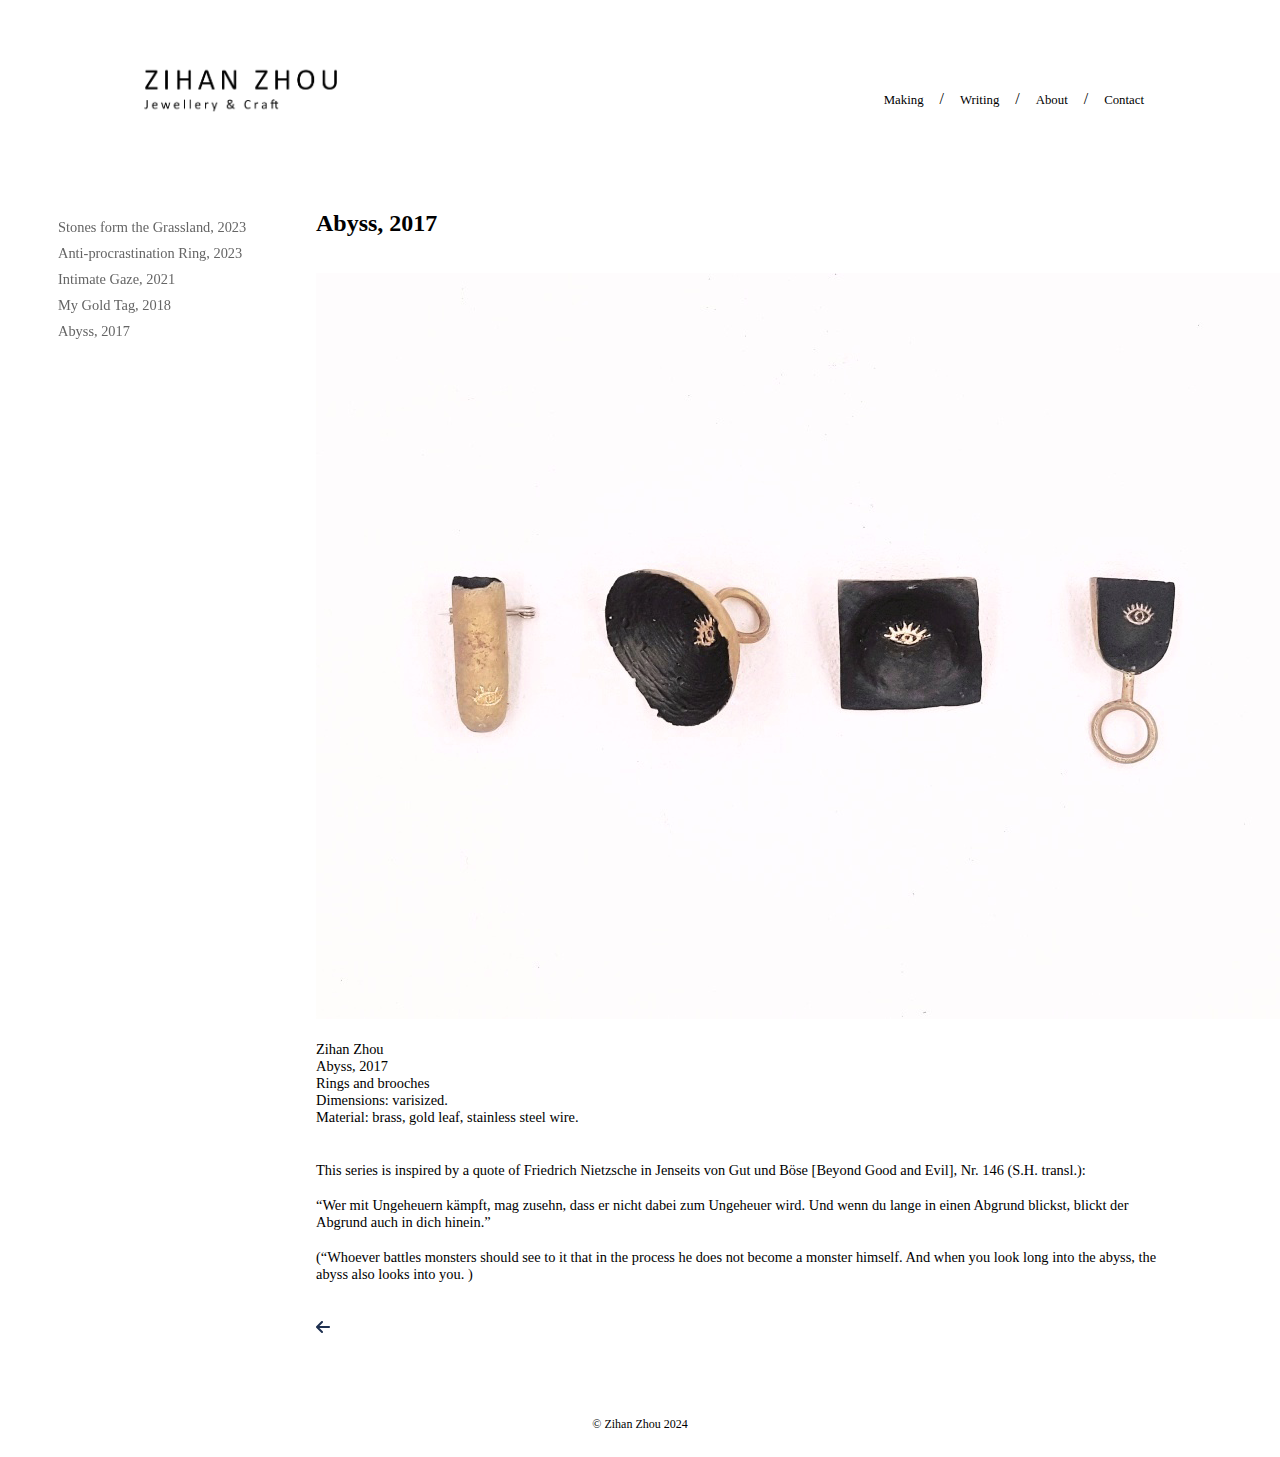
<file: making-abyss.html>
<!DOCTYPE html>
<html lang="en">
<head>
    <meta charset="UTF-8">
    <link rel="shortcut icon" type="x-icon" href="images/zzicon.png">
    <meta name="viewport" content="width=device-width, initial-scale=1.0">
    <title>Making</title>
    <link rel="stylesheet" href="making.css">
</head>
<body>
    <header>
        <div class="logo-part">
            <a href="index.html">
                <image src="images/zztextlogoblack.png" class="logo">
            </a>
        </div>
        <div class="nav-part">
            <input type="checkbox" id="nav-toggle" class="nav-toggle">
            <nav>
                <ul>
                    <li><a href="making-menu.html">Making</a></li>
                    <li class="slash">/</li>
                    <li><a href="writing.html">Writing</a></li>
                    <li class="slash">/</li>
                    <li><a href="about.html">About</a></li>
                    <li class="slash">/</li>
                    <li><a href="contact.html">Contact</a></li>
                </ul>
            </nav>
            <label for="nav-toggle" class="nav-toggle-label">
                <span></span>
            </label>
        </div>
    </header>
    <div class="headerbackground"></div>

    <div class="body-container">
        <div class="left-part">
            <ul class="menu">
                <li><a href="making-stones.html">Stones form the Grassland, 2023</a></li>
                <li><a href="making-apring.html">Anti-procrastination Ring, 2023</a></li>
                <li><a href="making-intimate.html">Intimate Gaze, 2021</a></li>
                <li><a href="making-gold.html">My Gold Tag, 2018</a></li>
                <li><a href="making-abyss.html">Abyss, 2017</a></li>
            </ul>
        </div>

        <div class="right-part">
            <div class="content">
                <h2>Abyss, 2017</h2><br><br>
                <img class="content-images"  src="images/abyss.png"><br><br>
                <p>
                    Zihan Zhou<br>
                    Abyss, 2017<br>
                    Rings and brooches<br>
                    Dimensions: varisized.<br>
                    Material: brass, gold leaf, stainless steel wire.<br>
                </p><br><br>
                <p>
                    This series is inspired by a quote of Friedrich Nietzsche in Jenseits von Gut und Böse [Beyond Good and Evil], Nr. 146 (S.H. transl.):
                </p><br>
                <p>
                    “Wer mit Ungeheuern kämpft, mag zusehn, dass er nicht dabei zum Ungeheuer wird. Und wenn du lange in einen Abgrund blickst, blickt der Abgrund auch in dich hinein.”
                </p><br>
                <p>
                    (“Whoever battles monsters should see to it that in the process he does not become a monster himself. And when you look long into the abyss, the abyss also looks into you. )
                </p><br><br>
                <div class="page-buttons">
                    <div class="last-page">
                        <a href="making-gold.html">
                            <image src="images/arrow-left.svg" class="arrow-left">
                        </a>
                    </div>
                    <div class="next-page">
                        <a href="#">
                            <image>
                        </a>
                    </div>
                </div>

            </div>
        </div>
    </div>

    <footer>
        <div class="copyright">© Zihan Zhou 2024</div>
    </footer>


    
</body>
</html>
</file>
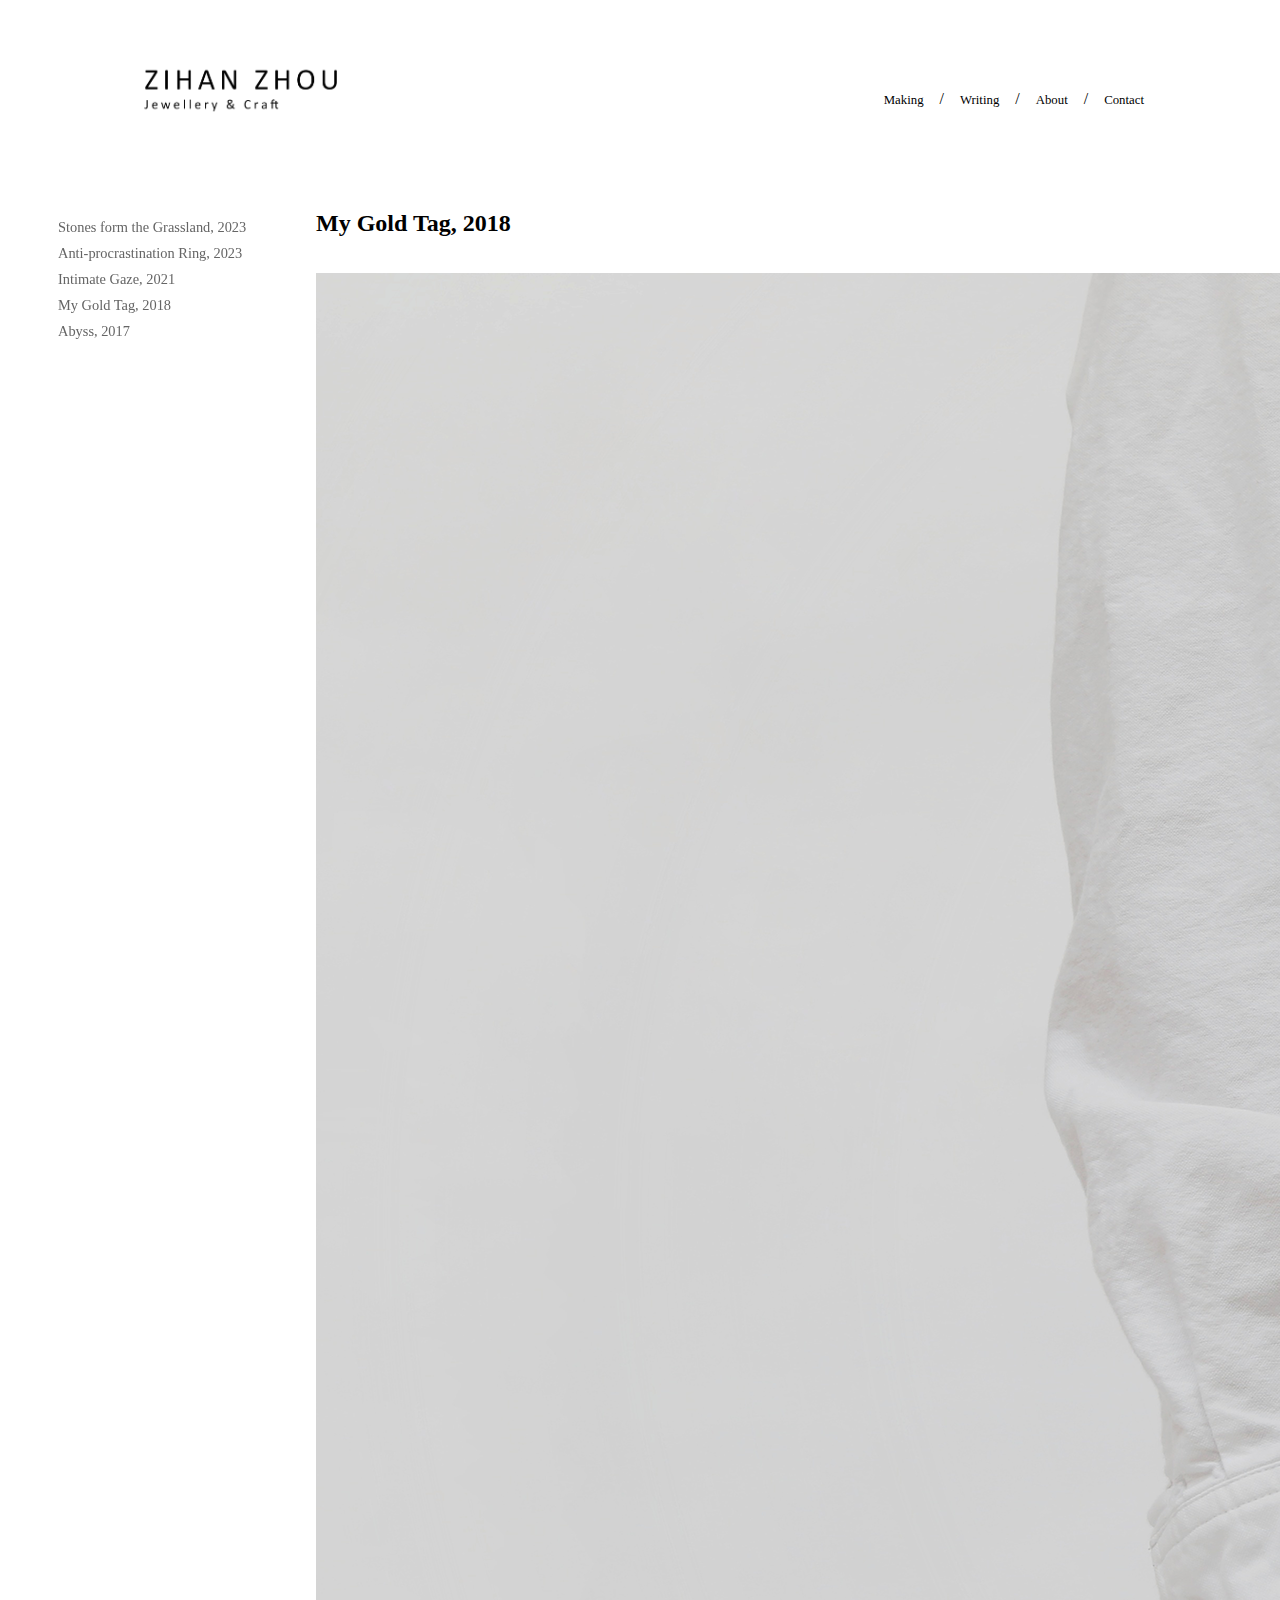
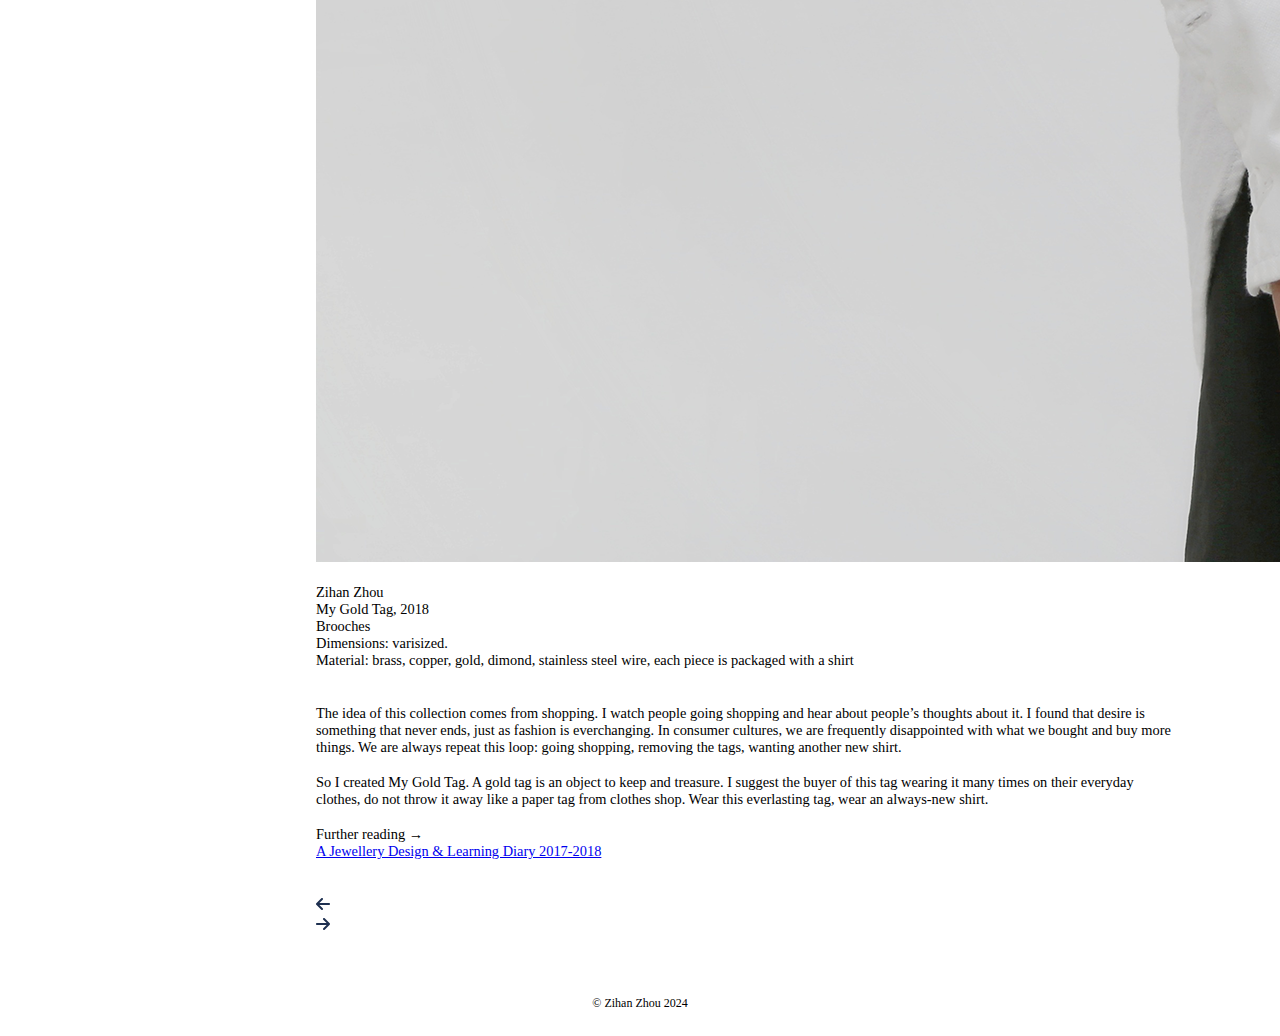
<file: making-gold.html>
<!DOCTYPE html>
<html lang="en">
<head>
    <meta charset="UTF-8">
    <link rel="shortcut icon" type="x-icon" href="images/zzicon.png">
    <meta name="viewport" content="width=device-width, initial-scale=1.0">
    <title>Making</title>
    <link rel="stylesheet" href="making.css">
</head>
<body>

    <header>
        <div class="logo-part">
            <a href="index.html">
                <image src="images/zztextlogoblack.png" class="logo">
            </a>
        </div>
        <div class="nav-part">
            <input type="checkbox" id="nav-toggle" class="nav-toggle">
            <nav>
                <ul>
                    <li><a href="making-menu.html">Making</a></li>
                    <li class="slash">/</li>
                    <li><a href="writing.html">Writing</a></li>
                    <li class="slash">/</li>
                    <li><a href="about.html">About</a></li>
                    <li class="slash">/</li>
                    <li><a href="contact.html">Contact</a></li>
                </ul>
            </nav>
            <label for="nav-toggle" class="nav-toggle-label">
                <span></span>
            </label>
        </div>
    </header>
    <div class="headerbackground"></div>

    <div class="body-container">
        <div class="left-part">
            <ul class="menu">
                <li><a href="making-stones.html">Stones form the Grassland, 2023</a></li>
                <li><a href="making-apring.html">Anti-procrastination Ring, 2023</a></li>
                <li><a href="making-intimate.html">Intimate Gaze, 2021</a></li>
                <li><a href="making-gold.html">My Gold Tag, 2018</a></li>
                <li><a href="making-abyss.html">Abyss, 2017</a></li>
            </ul>
        </div>

        <div class="right-part">
            <div class="content">
                <h2>My Gold Tag, 2018</h2><br><br>
                <img class="content-images"  src="images/goldtag-small.png"><br><br>
                
                <p>
                    Zihan Zhou<br>
                    My Gold Tag, 2018<br>
                    Brooches <br>
                    Dimensions: varisized.<br>
                    Material: brass, copper, gold, dimond, stainless steel wire, each piece is packaged with a shirt<br>
                </p><br><br>
                <p>
                    The idea of this collection comes from shopping. I watch people going shopping and hear about people’s thoughts about it. I found that desire is something that never ends, just as fashion is everchanging. In consumer cultures, we are frequently disappointed with what we bought and buy more things. We are always repeat this loop: going shopping, removing the tags, wanting another new shirt.
                </p><br>
                <p>
                    So I created My Gold Tag. A gold tag is an object to keep and treasure. I suggest the buyer of this tag wearing it many times on their everyday clothes, do not throw it away like a paper tag from clothes shop. Wear this everlasting tag, wear an always-new shirt.
                </p><br>
                <p>
                    Further reading → <br>
                    <a href="https://zhzhou.wordpress.com/">A Jewellery Design & Learning Diary 2017-2018</a>
                </p><br><br>
                <div class="page-buttons">
                    <div class="last-page">
                        <a href="making-intimate.html">
                            <image src="images/arrow-left.svg" class="arrow-left">
                        </a>
                    </div>
                    <div class="next-page">
                        <a href="making-abyss.html">
                            <image src="images/arrow-right.svg" class="arrow-right">
                        </a>
                    </div>
                </div>

            </div>
        </div>
    </div>

    <footer>
        <div class="copyright">© Zihan Zhou 2024</div>
    </footer>


    
</body>
</html>
</file>
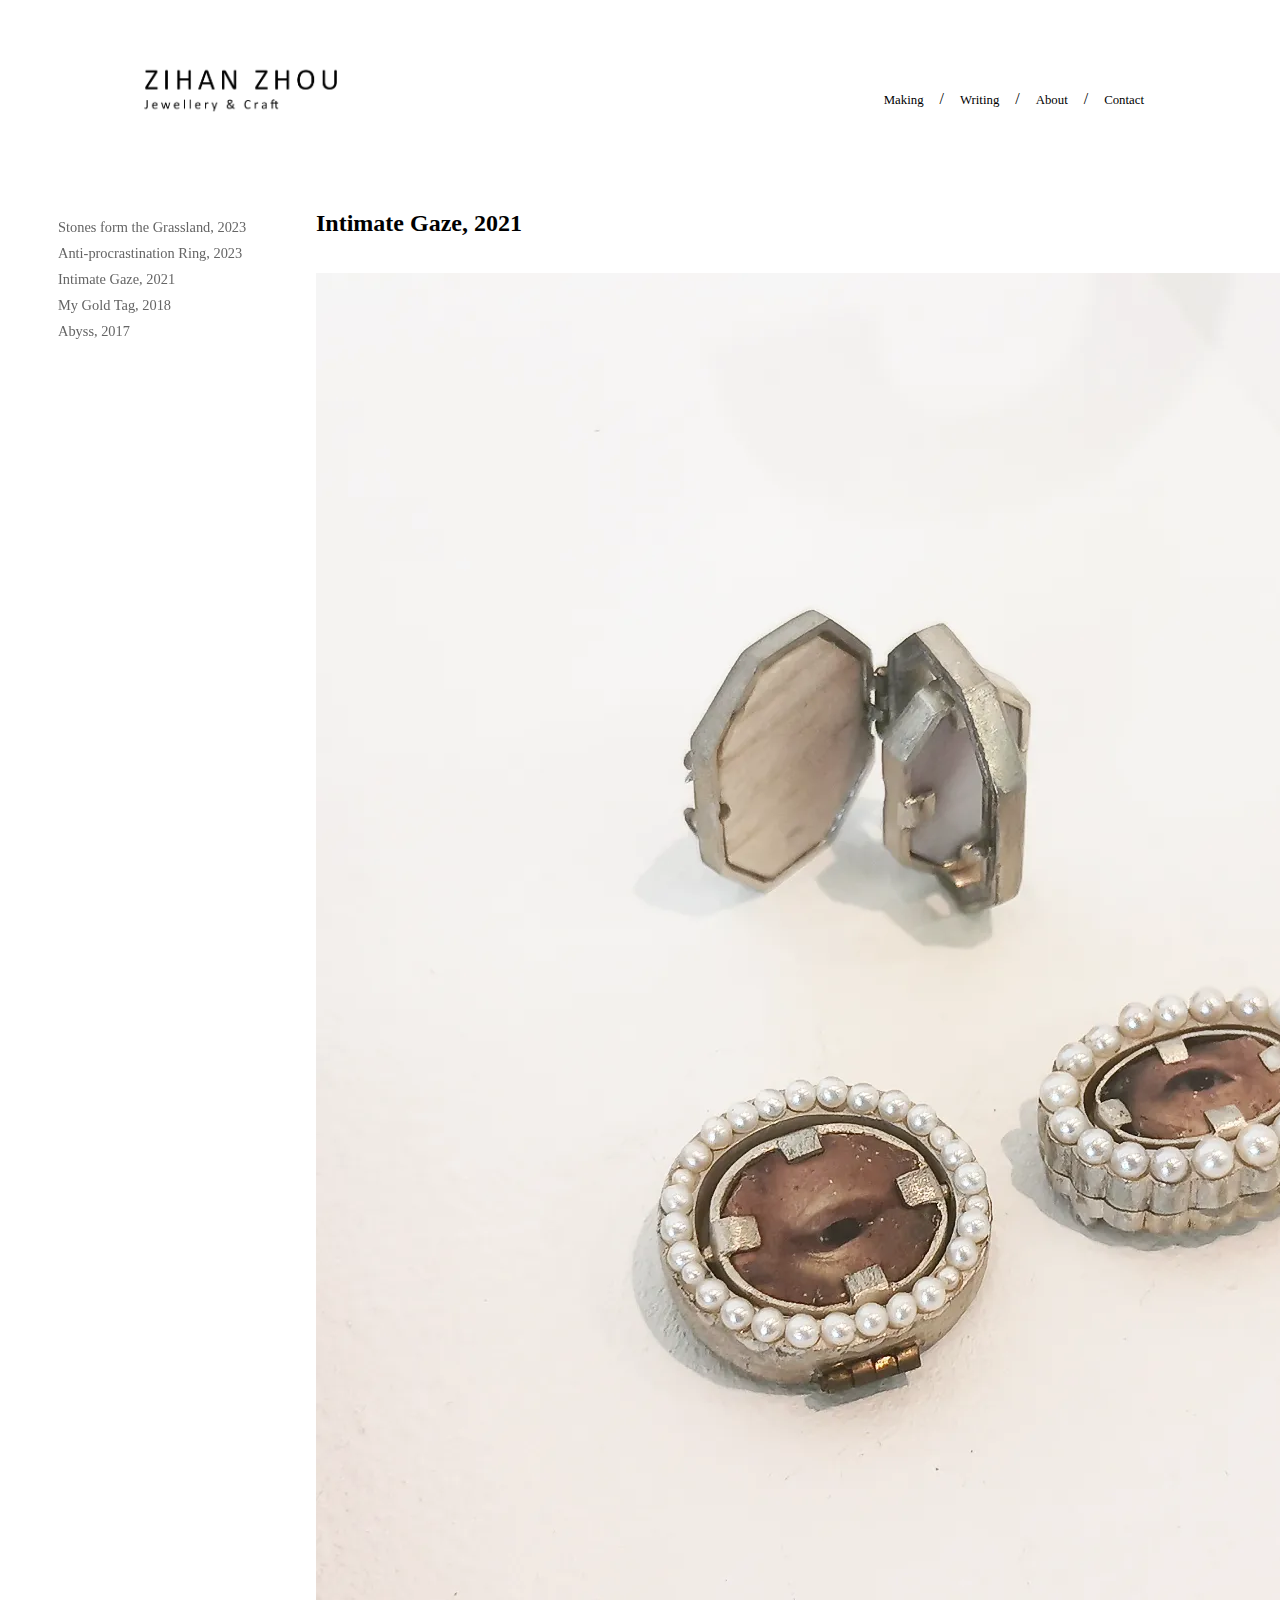
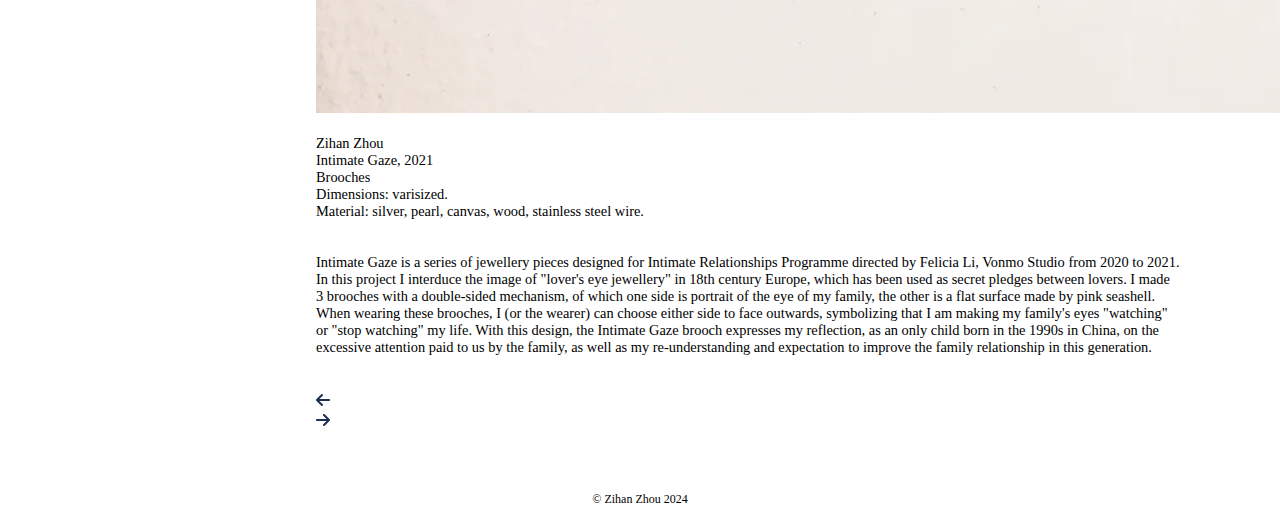
<file: making-intimate.html>
<!DOCTYPE html>
<html lang="en">
<head>
    <meta charset="UTF-8">
    <link rel="shortcut icon" type="x-icon" href="images/zzicon.png">
    <meta name="viewport" content="width=device-width, initial-scale=1.0">
    <title>Making</title>
    <link rel="stylesheet" href="making.css">
</head>
<body>

    <header>
        <div class="logo-part">
            <a href="index.html">
                <image src="images/zztextlogoblack.png" class="logo">
            </a>
        </div>
        <div class="nav-part">
            <input type="checkbox" id="nav-toggle" class="nav-toggle">
            <nav>
                <ul>
                    <li><a href="making-menu.html">Making</a></li>
                    <li class="slash">/</li>
                    <li><a href="writing.html">Writing</a></li>
                    <li class="slash">/</li>
                    <li><a href="about.html">About</a></li>
                    <li class="slash">/</li>
                    <li><a href="contact.html">Contact</a></li>
                </ul>
            </nav>
            <label for="nav-toggle" class="nav-toggle-label">
                <span></span>
            </label>
        </div>
    </header>
    <div class="headerbackground"></div>

    <div class="body-container">
        <div class="left-part">
            <ul class="menu">
                <li><a href="making-stones.html">Stones form the Grassland, 2023</a></li>
                <li><a href="making-apring.html">Anti-procrastination Ring, 2023</a></li>
                <li><a href="making-intimate.html">Intimate Gaze, 2021</a></li>
                <li><a href="making-gold.html">My Gold Tag, 2018</a></li>
                <li><a href="making-abyss.html">Abyss, 2017</a></li>
            </ul>
        </div>

        <div class="right-part">
            <div class="content">
                <h2>Intimate Gaze, 2021</h2><br><br>
                <img class="content-images"  src="images/intimate.png"><br><br>
                <p>
                    Zihan Zhou<br>
                    Intimate Gaze, 2021<br>
                    Brooches<br>
                    Dimensions: varisized.<br>
                    Material: silver, pearl, canvas, wood, stainless steel wire.<br><br><br>
                </p>
                <p>
                    Intimate Gaze is a series of jewellery pieces designed for Intimate Relationships Programme directed by Felicia Li, Vonmo Studio from 2020 to 2021. In this project I interduce the image of "lover's eye jewellery" in 18th century Europe, which has been used as secret pledges between lovers. I made 3 brooches with a double-sided mechanism, of which one side is portrait of the eye of my family, the other is a flat surface made by pink seashell. When wearing these brooches, I (or the wearer) can choose either side to face outwards, symbolizing that I am making my family's eyes "watching" or "stop watching" my life. With this design, the Intimate Gaze brooch expresses my reflection, as an only child born in the 1990s in China, on the excessive attention paid to us by the family, as well as my re-understanding and expectation to improve the family relationship in this generation.
                </p><br><br>
                <div class="page-buttons">
                    <div class="last-page">
                        <a href="making-apring.html">
                            <image src="images/arrow-left.svg" class="arrow-left">
                        </a>
                    </div>
                    <div class="next-page">
                        <a href="making-gold.html">
                            <image src="images/arrow-right.svg" class="arrow-right">
                        </a>
                    </div>
                </div>

            </div>
        </div>

        <footer>
            <div class="copyright">© Zihan Zhou 2024</div>
        </footer>
    </div>


    
</body>
</html>
</file>
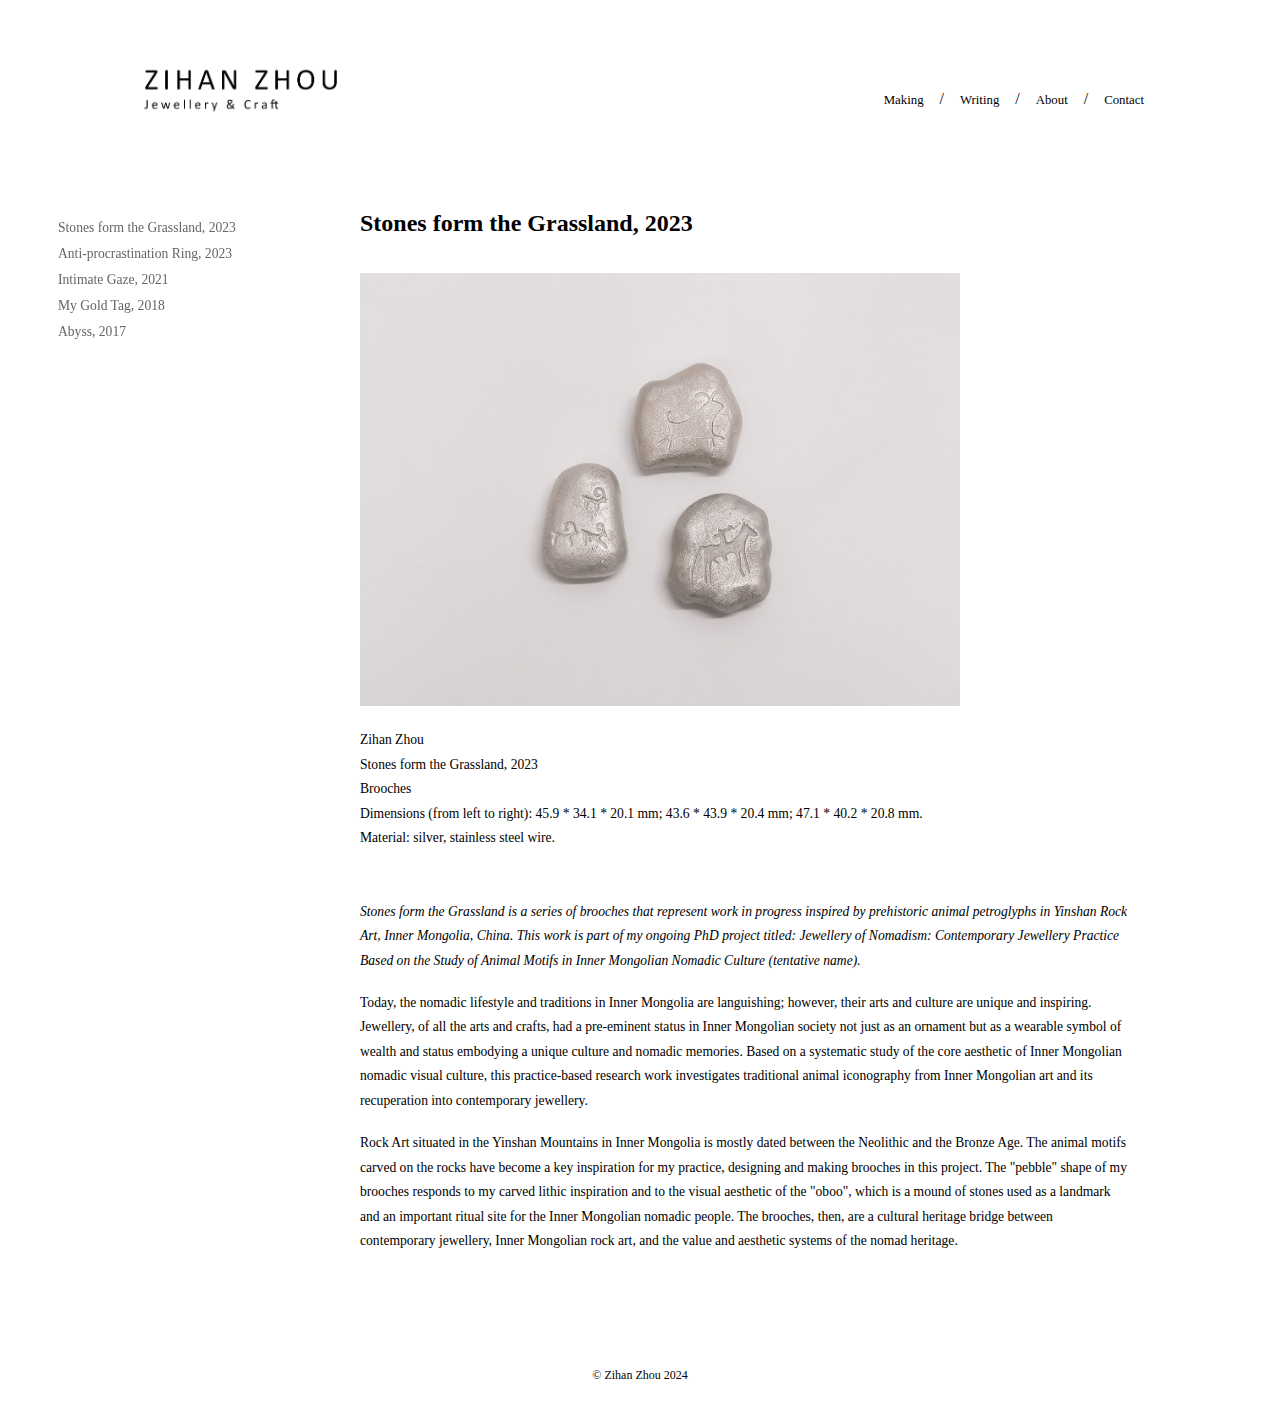
<file: making-menu.html>
<!DOCTYPE html>
<html lang="en">
<head>
    <meta charset="UTF-8">
    <link rel="shortcut icon" type="x-icon" href="images/zzicon.png">
    <meta name="viewport" content="width=device-width, initial-scale=1.0">
    <title>Making</title>
    <link rel="stylesheet" href="making-menu.css">
</head>
<body>
    <div class="thepage">
        <header>
            <div class="logo-part">
                <a href="index.html">
                    <image src="images/zztextlogoblack.png" class="logo">
                </a>
            </div>
            <div class="nav-part">
                <input type="checkbox" id="nav-toggle" class="nav-toggle">
                <nav>
                    <ul>
                        <li><a href="making-menu.html">Making</a></li>
                        <li class="slash">/</li>
                        <li><a href="writing.html">Writing</a></li>
                        <li class="slash">/</li>
                        <li><a href="about.html">About</a></li>
                        <li class="slash">/</li>
                        <li><a href="contact.html">Contact</a></li>
                    </ul>
                </nav>
                <label for="nav-toggle" class="nav-toggle-label">
                    <span></span>
                </label>
            </div>
        </header>
        <div class="headerbackground"></div>

        <div class="body-container">
            <div class="left-part">
                <ul class="menu">
                    <li><a href="making-stones.html">Stones form the Grassland, 2023</a></li>
                    <li><a href="making-apring.html">Anti-procrastination Ring, 2023</a></li>
                    <li><a href="making-intimate.html">Intimate Gaze, 2021</a></li>
                    <li><a href="making-gold.html">My Gold Tag, 2018</a></li>
                    <li><a href="making-abyss.html">Abyss, 2017</a></li>
                </ul>
            </div>

            <div class="right-part">
                <div class="content">
                    <h2>Stones form the Grassland, 2023</h2><br><br>
                    <img class="content-images" src="images/threestonessmall.png">
                    <br><br>
                    <p>
                        Zihan Zhou<br>
                        Stones form the Grassland, 2023<br>
                        Brooches<br>
                        Dimensions (from left to right): 45.9 * 34.1 * 20.1 mm; 43.6 * 43.9 * 20.4 mm; 47.1 * 40.2 * 20.8 mm.<br>
                        Material: silver, stainless steel wire.<br><br><br>
                    </p>
                    <p style="font-style: italic;">Stones form the Grassland is a series of brooches that represent work in progress inspired by prehistoric animal petroglyphs in Yinshan Rock Art, Inner Mongolia, China. This work is part of my ongoing PhD project titled: Jewellery of Nomadism: Contemporary Jewellery Practice Based on the Study of Animal Motifs in Inner Mongolian Nomadic Culture (tentative name). 
                    </p><br>
                    <p>
                        Today, the nomadic lifestyle and traditions in Inner Mongolia are languishing; however, their arts and culture are unique and inspiring. Jewellery, of all the arts and crafts, had a pre-eminent status in Inner Mongolian society not just as an ornament but as a wearable symbol of wealth and status embodying a unique culture and nomadic memories. Based on a systematic study of the core aesthetic of Inner Mongolian nomadic visual culture, this practice-based research work investigates traditional animal iconography from Inner Mongolian art and its recuperation into contemporary jewellery. 
                    </p><br>
                    <p>
                        Rock Art situated in the Yinshan Mountains in Inner Mongolia is mostly dated between the Neolithic and the Bronze Age. The animal motifs carved on the rocks have become a key inspiration for my practice, designing and making brooches in this project. The "pebble" shape of my brooches responds to my carved lithic inspiration and to the visual aesthetic of the "oboo", which is a mound of stones used as a landmark and an important ritual site for the Inner Mongolian nomadic people. The brooches, then, are a cultural heritage bridge between contemporary jewellery, Inner Mongolian rock art, and the value and aesthetic systems of the nomad heritage.
                    </p><br><br><br>
                </div>
            </div>
        </div>
    </div>

    <footer>
        <div class="copyright">© Zihan Zhou 2024</div>
    </footer>


    
</body>
</html>
</file>
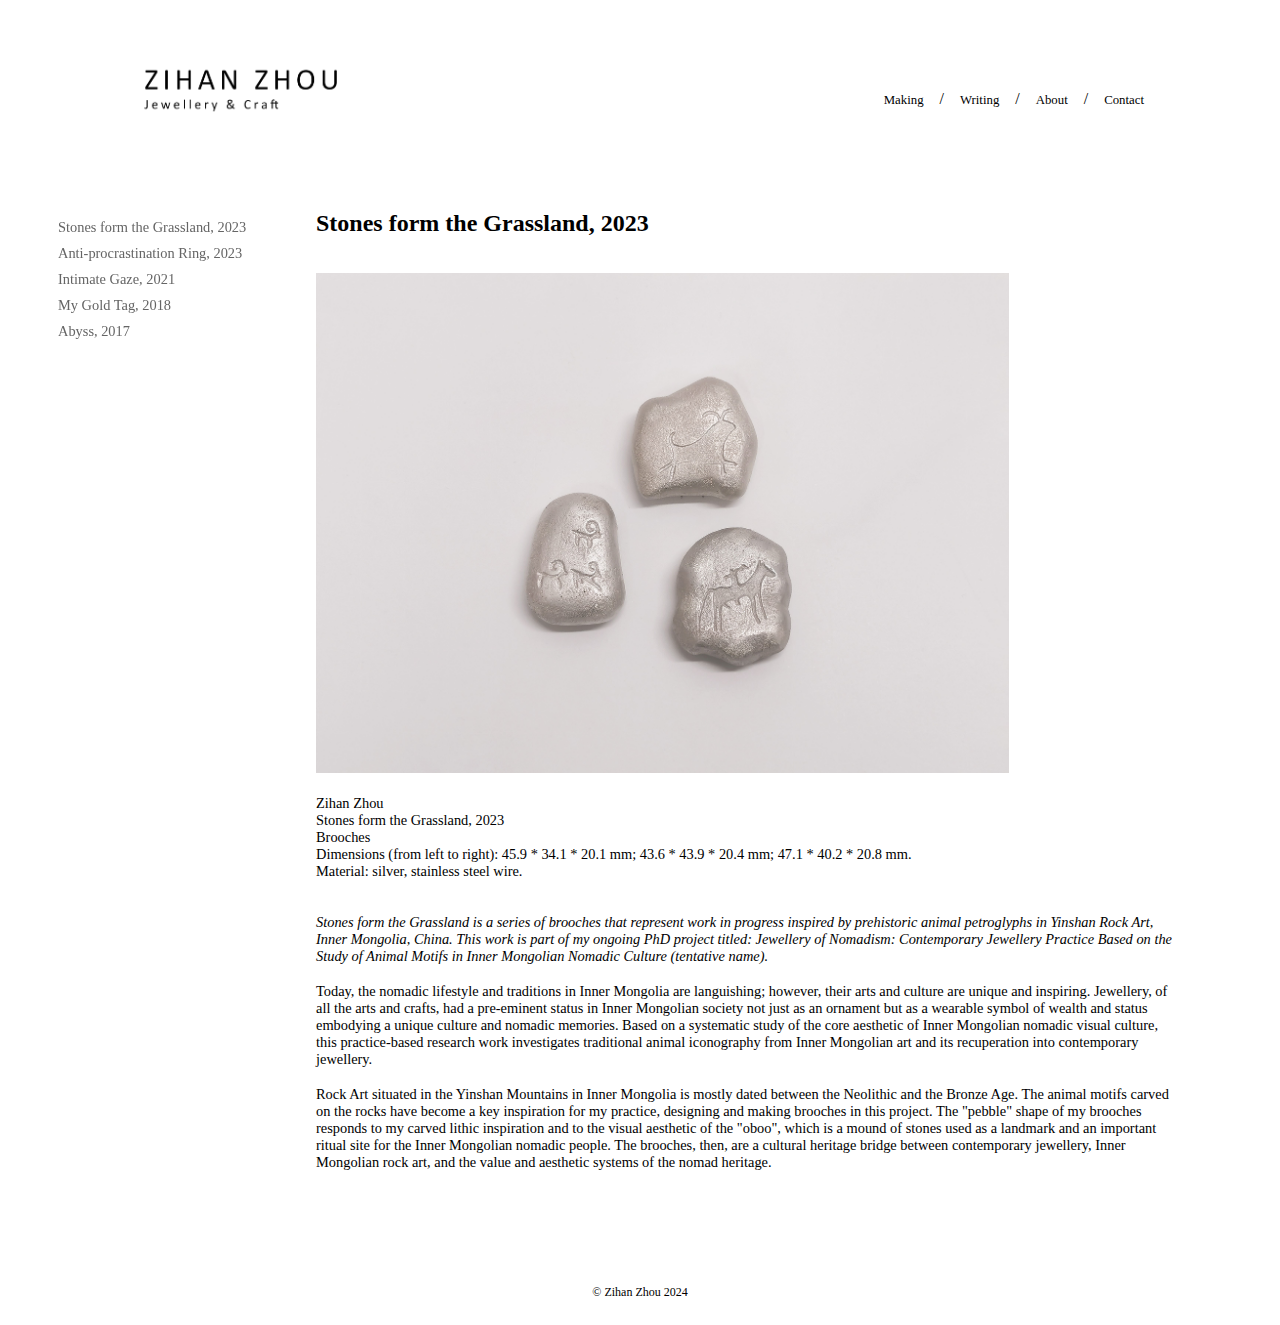
<file: making-stones.html>
<!DOCTYPE html>
<html lang="en">
<head>
    <meta charset="UTF-8">
    <link rel="shortcut icon" type="x-icon" href="images/zzicon.png">
    <meta name="viewport" content="width=device-width, initial-scale=1.0">
    <title>Making</title>
    <link rel="stylesheet" href="making.css">
</head>
<body>
    <div class="thepage">
        <header>
            <div class="logo-part">
                <a href="index.html">
                    <image src="images/zztextlogoblack.png" class="logo">
                </a>
            </div>
            <div class="nav-part">
                <input type="checkbox" id="nav-toggle" class="nav-toggle">
                <nav>
                    <ul>
                        <li><a href="making-stones.html">Making</a></li>
                        <li class="slash">/</li>
                        <li><a href="writing.html">Writing</a></li>
                        <li class="slash">/</li>
                        <li><a href="about.html">About</a></li>
                        <li class="slash">/</li>
                        <li><a href="contact.html">Contact</a></li>
                    </ul>
                </nav>
                <label for="nav-toggle" class="nav-toggle-label">
                    <span></span>
                </label>
            </div>
        </header>
        <div class="headerbackground"></div>

        <div class="body-container">
            <div class="left-part">
                <ul class="menu">
                    <li><a href="making-stones.html">Stones form the Grassland, 2023</a></li>
                    <li><a href="making-apring.html">Anti-procrastination Ring, 2023</a></li>
                    <li><a href="making-intimate.html">Intimate Gaze, 2021</a></li>
                    <li><a href="making-gold.html">My Gold Tag, 2018</a></li>
                    <li><a href="making-abyss.html">Abyss, 2017</a></li>
                </ul>
            </div>

            <div class="right-part">
                <div class="content">
                    <h2>Stones form the Grassland, 2023</h2><br><br>
                    <img src="images/threestonessmall.png" height="500px"><br><br>
                    <p>
                        Zihan Zhou<br>
                        Stones form the Grassland, 2023<br>
                        Brooches<br>
                        Dimensions (from left to right): 45.9 * 34.1 * 20.1 mm; 43.6 * 43.9 * 20.4 mm; 47.1 * 40.2 * 20.8 mm.<br>
                        Material: silver, stainless steel wire.<br><br><br>
                    </p>
                    <p style="font-style: italic;">Stones form the Grassland is a series of brooches that represent work in progress inspired by prehistoric animal petroglyphs in Yinshan Rock Art, Inner Mongolia, China. This work is part of my ongoing PhD project titled: Jewellery of Nomadism: Contemporary Jewellery Practice Based on the Study of Animal Motifs in Inner Mongolian Nomadic Culture (tentative name). 
                    </p><br>
                    <p>
                        Today, the nomadic lifestyle and traditions in Inner Mongolia are languishing; however, their arts and culture are unique and inspiring. Jewellery, of all the arts and crafts, had a pre-eminent status in Inner Mongolian society not just as an ornament but as a wearable symbol of wealth and status embodying a unique culture and nomadic memories. Based on a systematic study of the core aesthetic of Inner Mongolian nomadic visual culture, this practice-based research work investigates traditional animal iconography from Inner Mongolian art and its recuperation into contemporary jewellery. 
                    </p><br>
                    <p>
                        Rock Art situated in the Yinshan Mountains in Inner Mongolia is mostly dated between the Neolithic and the Bronze Age. The animal motifs carved on the rocks have become a key inspiration for my practice, designing and making brooches in this project. The "pebble" shape of my brooches responds to my carved lithic inspiration and to the visual aesthetic of the "oboo", which is a mound of stones used as a landmark and an important ritual site for the Inner Mongolian nomadic people. The brooches, then, are a cultural heritage bridge between contemporary jewellery, Inner Mongolian rock art, and the value and aesthetic systems of the nomad heritage.
                    </p><br><br><br>
                </div>
            </div>
        </div>
    </div>

    <footer>
        <div class="copyright">© Zihan Zhou 2024</div>
    </footer>


    
</body>
</html>
</file>
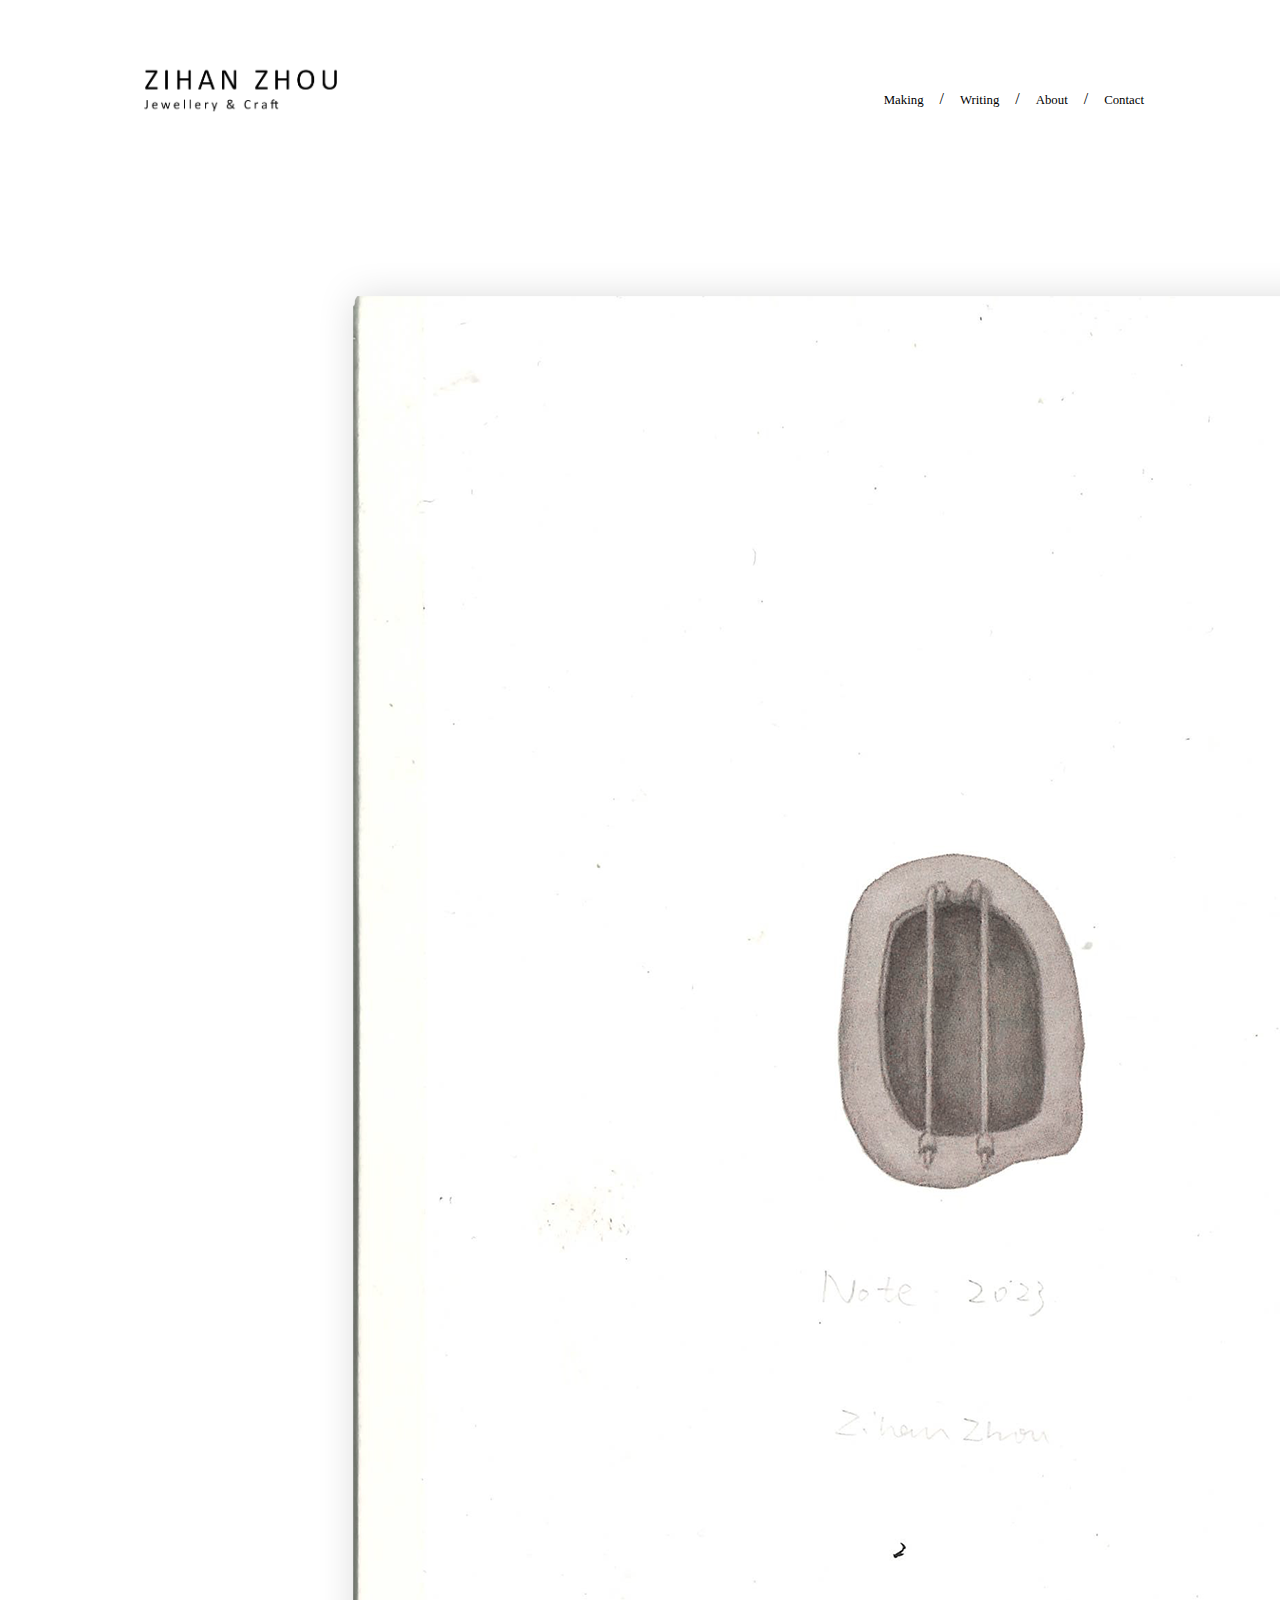
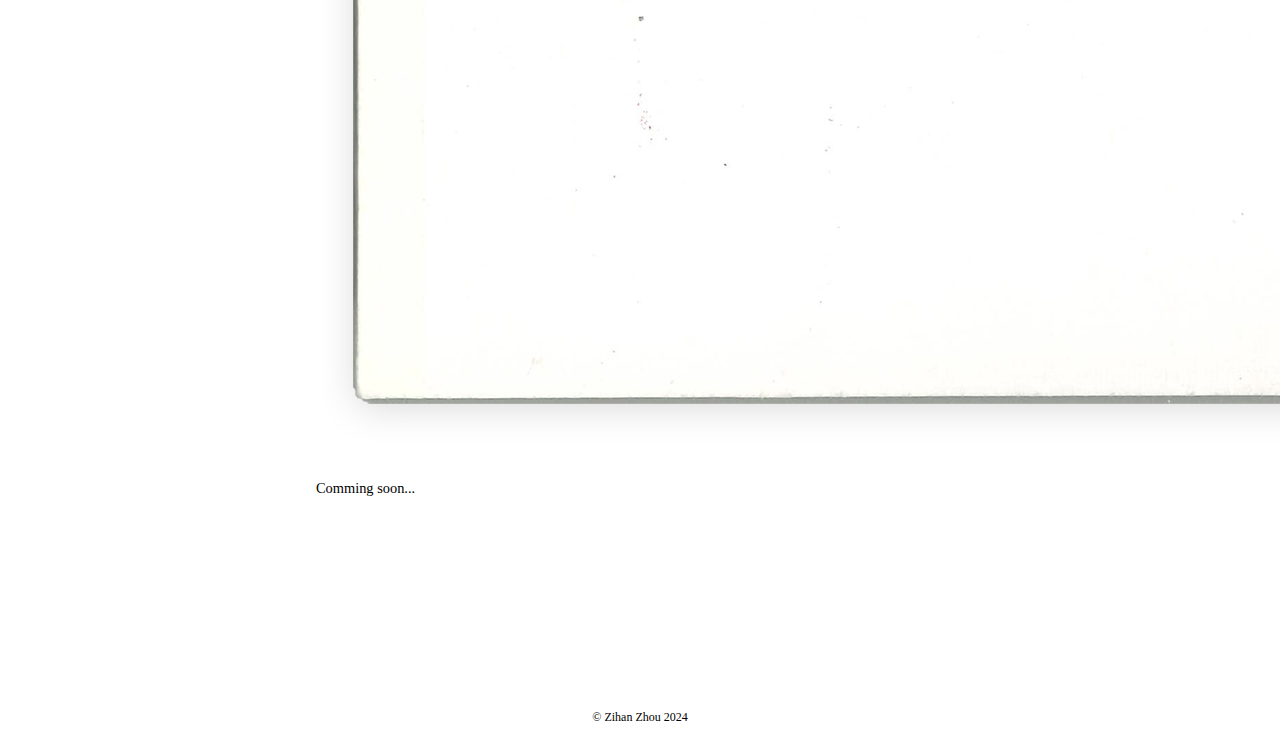
<file: writing.html>
<!DOCTYPE html>
<html lang="en">
<head>
    <meta charset="UTF-8">
    <link rel="shortcut icon" type="x-icon" href="images/zzicon.png">
    <meta name="viewport" content="width=device-width, initial-scale=1.0">
    <title>Writing</title>
    <link rel="stylesheet" href="making.css">
</head>
<body>
    <div class="thepage">
        <header>
            <div class="logo-part">
                <a href="index.html">
                    <image src="images/zztextlogoblack.png" class="logo">
                </a>
            </div>
            <div class="nav-part">
                <input type="checkbox" id="nav-toggle" class="nav-toggle">
                <nav>
                    <ul>
                        <li><a href="making-menu.html">Making</a></li>
                        <li class="slash">/</li>
                        <li><a href="writing.html">Writing</a></li>
                        <li class="slash">/</li>
                        <li><a href="about.html">About</a></li>
                        <li class="slash">/</li>
                        <li><a href="contact.html">Contact</a></li>
                    </ul>
                </nav>
                <label for="nav-toggle" class="nav-toggle-label">
                    <span></span>
                </label>
            </div>
        </header>
        <div class="headerbackground"></div>

        <div class="body-container">
            <div class="left-part">
                <ul class="menu">
                    <li></li>
                </ul>
            </div>

            <div class="right-part">
                <div class="content">
                    <h2></h2><br><br>
                    <img class="content-images"  src="images/sketchbooks.png"><br><br>
                    <p>
                        Comming soon...<br><br><br><br><br><br><br><br><br><br>

                </div>
            </div>
        </div>
    </div>

    <footer>
        <div class="copyright">© Zihan Zhou 2024</div>
    </footer>


    
</body>
</html>
</file>
<file: making.css>
*{
    margin: 0;
    padding: 0;
    box-sizing: border-box;
}

html {
    height: 100%;
}


/*-------以下是电脑端页头---------*/



header{
    width: 100%;
    height: 120px;
    position: fixed;
    top: 0;
    display: flex;
    flex-direction: row;
    justify-content: space-between;
    align-items: end;
    background-color: white;
    z-index: 1;
}

.headerbackground {
    background-color: white;
    position: fixed;
    top: 0;
    height: 160px;
    width: 100%;
}

.logo-part {
    position: relative;
    width: 300px;
    margin-left: 10%;
}

.logo{
    height: 70px;
}

.nav-part {
    margin-right: 10%;
    margin-bottom: 4px;
}

nav {
    position: relative;
    background-color: rgba(255, 255, 255, 0);
}

nav ul {
    display: flex;
    justify-content: flex-end;
}

nav li {
    list-style: none;
    color:black;
    margin: .5em;
}

nav a{
    text-decoration: none;
    color:black;
    font-size: 0.8rem;
}

nav a:hover {
    color: white;
    text-decoration: underline;
}

.nav-toggle {
    display: none;
}

.nav-toggle-label {
    display: none; 
}

/*-------电脑端页头结束---------*/

/*-------以下是电脑端内容部分---------*/



.left-part {
    background-color: lightp;
    position: fixed;
    top: 210;
    width: 25%;
}

.menu {
    margin-left: 50px;;
    margin-top: 0px;
}

.menu li {
    list-style: none;
    margin: .5em;
}

.menu li a {
    text-decoration: none;
    color:rgb(101, 101, 101);
    font-size: 0.9rem;
}

.menu a:hover {
    color: white;
    text-decoration: underline;
}

.right-part {
    display: block;
    margin-top: 210px;
    margin-left: 20%;
    right: 0;
}

.content {
    margin-left: 60px;
    margin-top: 60px;
    margin-right: 100px;
    margin-bottom: 100px;
}

.content p {
    font-size: 0.9rem;
}


/*-------电脑端内容部分结束---------*/

/*-------以下是手机端适配---------*/


@media screen and (max-width: 700px) {


    /*-------右上角按钮的分割线---------*/
    
    nav{
        position: fixed;
        top: 120px;
        right: 5vw;
        background-color: rgba(255, 255, 255, 0.8);
        width: 200px;
        transform: scale(1, 0);
        transform-origin: top;
        transition: transform 400ms ease-in-out;
    }
    nav ul{
        display: block;
        padding: 1em;
        margin-top: 20px;
        margin-bottom: 20px;
    }
    nav li{
        text-align: center;
        margin: 2em;
        opacity: 0;
        transition: opacity 100ms ease-in-out;
    }    
    .slash{
        display: none;
    }
    .nav-toggle:checked ~ nav {
        transform: scale(1, 1);
    }
    .nav-toggle:checked ~ nav li {
        opacity: 1;
        transition: opacity 250ms ease-in-out 250ms;
    }
    .nav-toggle-label {
        display: flex;
        justify-content: center;
        align-items: center;
        position: absolute;
        top: 0;
        right: 0;
        margin-top: 4.5em;
        margin-right: 3em;
        height:40%;
    }
    .nav-toggle-label span, 
    .nav-toggle-label span::before,
    .nav-toggle-label span::after {
        display: block;
        background-color: gray;
        height: 2px;
        width: 2em;
        border-radius: 2px;
        position: relative;
    }
    .nav-toggle-label span::before,
    .nav-toggle-label span::after {
        content: '';
        position: absolute;
    }
    .nav-toggle-label span::before {
        bottom: 10px;
    }
    .nav-toggle-label span::after {
        top: 10px;
    }
    /*-------右上角按钮结束---------*/
}

/*-------手机端适配结束---------*/

/*-------页脚的分割线---------*/

.thepage {
    min-height: 100%;
}
footer {
    width: 100%;
    height: 40px;
    margin-top: -40px;
}

.copyright {
    color: black;
    font-size: 12px;
    text-align: center;
}
</file>
<file: making-menu.css>
*{
    margin: 0;
    padding: 0;
    box-sizing: border-box;
}

html {
    height: 100%;
}


/*-------以下是电脑端页头---------*/



header{
    width: 100%;
    height: 120px;
    position: fixed;
    top: 0;
    display: flex;
    flex-direction: row;
    justify-content: space-between;
    align-items: end;
    background-color: white;
    z-index: 1;
}

.headerbackground {
    background-color: white;
    position: fixed;
    top: 0;
    height: 160px;
    width: 100%;
}

.logo-part {
    position: relative;
    width: 300px;
    margin-left: 10%;
}

.logo{
    height: 70px;
}

.nav-part {
    margin-right: 10%;
    margin-bottom: 4px;
}

nav {
    position: relative;
    background-color: rgba(255, 255, 255, 0);
}

nav ul {
    display: flex;
    justify-content: flex-end;
}

nav li {
    list-style: none;
    color:black;
    margin: .5em;
}

nav a{
    text-decoration: none;
    color:black;
    font-size: 0.8rem;
}

nav a:hover {
    color: white;
    text-decoration: underline;
}

.nav-toggle {
    display: none;
}

.nav-toggle-label {
    display: none; 
}

/*-------电脑端页头结束---------*/

/*-------以下是电脑端内容部分---------*/

.left-part {
    position: fixed;
    top: 210px;
    width: 25%;
}

.menu {
    margin-left: 50px;;
    margin-top: 0px;
}

.menu li {
    list-style: none;
    margin: .5em;
}

.menu li a {
    text-decoration: none;
    color:rgb(101, 101, 101);
    font-size: 0.85rem;
}

.menu a:hover {
    color: white;
    text-decoration: underline;
}

.right-part {
    display: block;
    margin-top: 210px;
    margin-left: 25%;
    right: 0;
}

.content {
    margin-left: 40px;
    margin-right: 150px;
    margin-bottom: 100px;
}

.content-images {
    max-width:600px; width:expression(document.body.clientWidth>400?"400px":"auto"); overflow:hidden;
}

.content p {
    font-size: 0.85rem;
    line-height: 1.8em;
}


/*-------电脑端内容部分结束---------*/



/*-------平板端页面适配---------*/

@media screen and (max-width: 1000px) {
    .left-part {
        top: 182px;
        width: 25%;
    }
    .menu {
        margin-left: 30px;;
        margin-top: 0px;
    }
    .menu li {
        margin: .5em;
    }
    .menu li a {
        font-size: 0.85rem;
    }
    .right-part {
        display: block;
        margin-top: 190px;
        margin-left: 25%;
        right: 0;
    }
    .content {
        margin-left: 30px;
        margin-right: 100px;
        margin-bottom: 50px;
    }
    .content-images {
        max-width: none;
        width: 100%;
    }
    .content p {
        font-size: 0.85rem;
    }

}
/*-------平板端适配结束---------*/

/*-------以下是手机端适配---------*/

@media screen and (max-width: 700px) {

    /*-------右上角按钮的分割线---------*/
    
    nav{
        position: fixed;
        top: 120px;
        right: 5vw;
        background-color: rgba(255, 255, 255, 0.8);
        width: 200px;
        transform: scale(1, 0);
        transform-origin: top;
        transition: transform 400ms ease-in-out;
    }
    nav ul{
        display: block;
        padding: 1em;
        margin-top: 20px;
        margin-bottom: 20px;
    }
    nav li{
        text-align: center;
        margin: 2em;
        opacity: 0;
        transition: opacity 100ms ease-in-out;
    }    
    .slash{
        display: none;
    }
    .nav-toggle:checked ~ nav {
        transform: scale(1, 1);
    }
    .nav-toggle:checked ~ nav li {
        opacity: 1;
        transition: opacity 250ms ease-in-out 250ms;
    }
    .nav-toggle-label {
        display: flex;
        justify-content: center;
        align-items: center;
        position: absolute;
        top: 0;
        right: 0;
        margin-top: 4.5em;
        margin-right: 3em;
        height:40%;
    }
    .nav-toggle-label span, 
    .nav-toggle-label span::before,
    .nav-toggle-label span::after {
        display: block;
        background-color: gray;
        height: 2px;
        width: 2em;
        border-radius: 2px;
        position: relative;
    }
    .nav-toggle-label span::before,
    .nav-toggle-label span::after {
        content: '';
        position: absolute;
    }
    .nav-toggle-label span::before {
        bottom: 10px;
    }
    .nav-toggle-label span::after {
        top: 10px;
    }
    /*-------右上角按钮结束---------*/

    /*-------手机端内容页面适配---------*/
    .left-part {
        position: fixed;
        top: 210px;
        width: 100%;
    }
    .menu {
        margin-left: 15%;;
        margin-top: 0px;
    }
    .menu li {
        list-style: none;
        margin: .5em;
    }
    .menu li a {
        font-size: 0.85rem;
    }
    .right-part {
        display: none;
    }
    /*-------手机端内容页面适配结束---------*/
    /*-------手机端页脚适配开始---------*/
    footer {
        position: absolute;
        bottom: 0;
        width: 100%;
    }
    .copyright {
        color: black;
        font-size: 12px;
        text-align: center;
    }
    /*-------手机端页脚适配结束---------*/
}

/*-------手机端适配结束---------*/


/*-------页脚的分割线---------*/



footer {
    width: 100%;
    height: 40px;
    margin-top: -40px;
}

.copyright {
    color: black;
    font-size: 12px;
    text-align: center;
}
</file>
